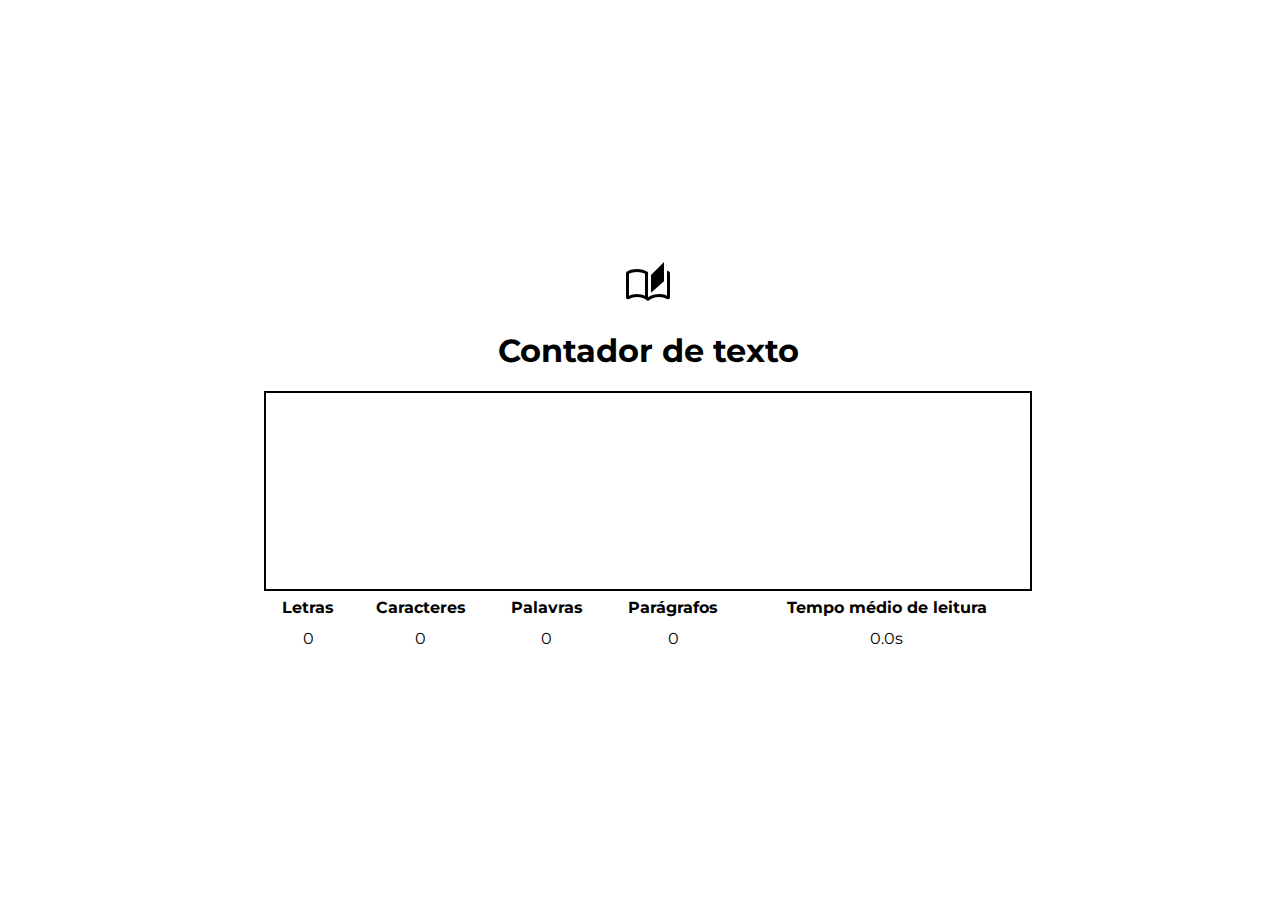
<file: Impulse Javascript/Contador-de-texto/index.html>
<!DOCTYPE html>
<html lang="pt-BR">
    <head>
        <meta charset="utf-8">
        <meta name="viewport" content="width= device-width, initial-scale= 1.0">
        <link rel="stylesheet" href="css\style.css">
        <link rel="preconnect" href="https://fonts.googleapis.com">
        <link rel="preconnect" href="https://fonts.gstatic.com" crossorigin>
        <link href="https://fonts.googleapis.com/css2?family=Montserrat:wght@500&display=swap" rel="stylesheet">
        <link rel="stylesheet" href="https://fonts.googleapis.com/css2?family=Material+Symbols+Outlined:opsz,wght,FILL,GRAD@20..48,100..700,0..1,-50..200" />
        <script src="js\script.js" defer></script>
    </head>
    <body class="flex center">
        <section class="flex center column">
            <img src="img\book.svg">
            <h1>Contador de texto</h1>
            <textarea></textarea>
            <table>
                <thead>
                    <th>Letras</th>
                    <th>Caracteres</th>
                    <th>Palavras</th>
                    <th>Parágrafos</th>
                    <th>Tempo médio de leitura</th>
                </thead>
                <tbody>
                    <tr>
                        <td id="n-letras">
                            0
                        </td>
                        <td id="n-char">
                            0
                        </td>
                        <td id="n-word">
                            0
                        </td>
                        <td id="n-paragrafo">
                            0
                        </td>
                        <td id="n-tempo">
                            0.0s
                        </td>
                    </tr>
                </tbody>
            </table>
        </section>
    </body>
</html>
</file>
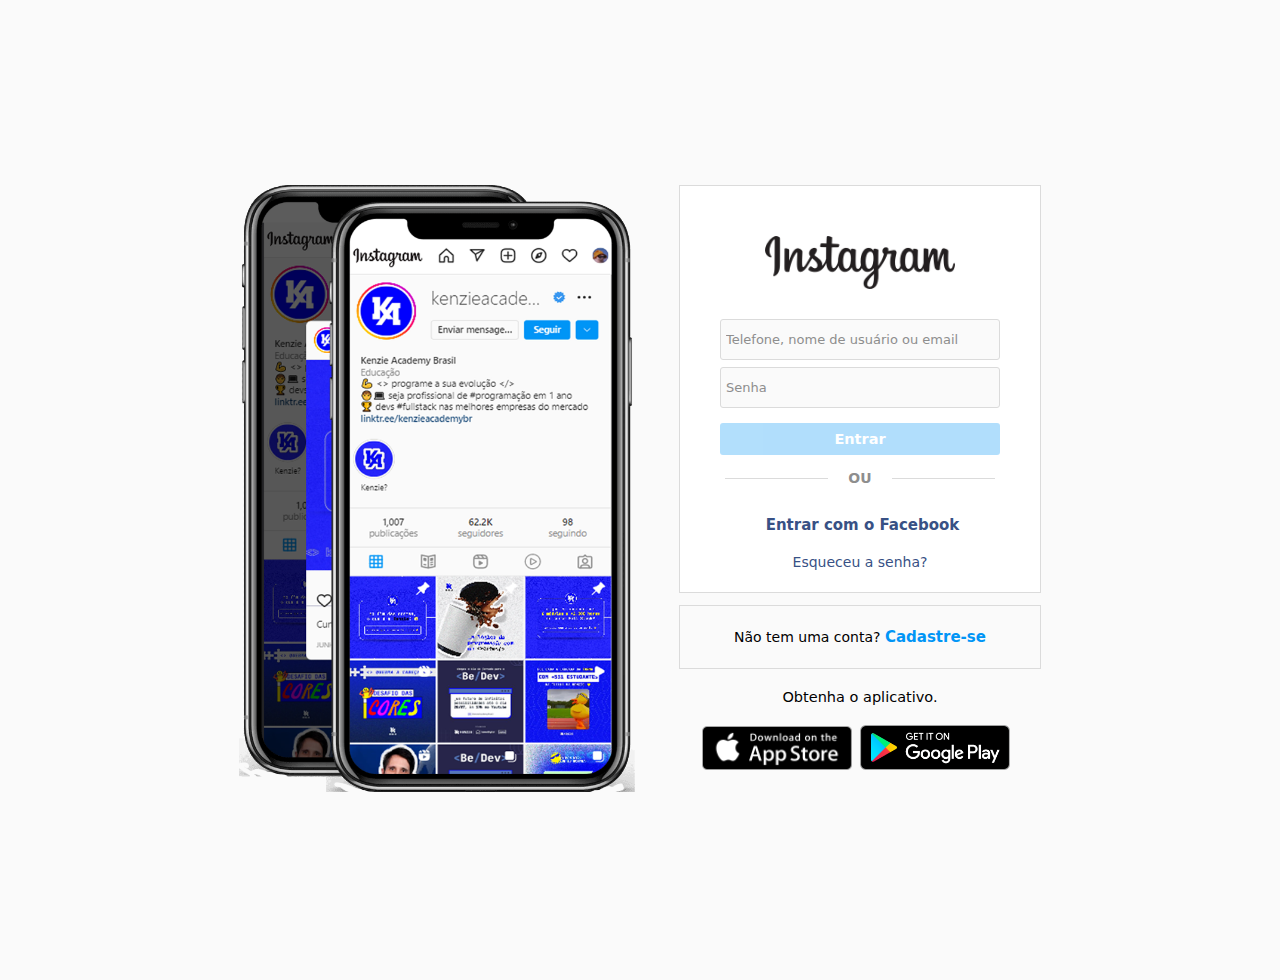
<file: Impulse Javascript/instagram-page/index.html>
<!DOCTYPE html>
<html lang="pt-BR">
    <head>
        <meta charset="UTF-8">
        <meta name="viewport" content="width=device-width, initial-scale=1.0">
        <meta http-equiv="X-UA-Compatible" content="IE=edge">
        <meta name="description" content="Create an account or log in to Instagram - A simple, fun & creative way to capture, edit & share photos, videos & messages with friends & family.">
        <title>Instagram</title>
        <link rel="stylesheet" href="src/css/style.css">
        <script src="src/js/script.js" defer></script>
    </head>
    <body class="flex center">
        <div class="flex">
            <aside id="div-cel__photos">
                <img class="cel-transicao" src="src/img/kezie-post-cel.png" alt="celular com prints do instagram sendo alternados suavemente">
                <img class="cel-transicao" src="src/img/kenzie-photos.png" alt="celular com prints do instagram sendo alternados suavemente">
                <img class="cel-transicao" src="src/img/kenzie.png" alt="celular com prints do instagram sendo alternados suavemente">
            </aside>
            <main>
                <section id="div-login">
                    <img id="logo" src="src/img/logo.png" alt="logo do instagram, palavra 'instagram' escrito em letra cursiva">
                    <form>
                        <input type="text" placeholder="Telefone, nome de usuário ou email" name="login" required="true">
                        <input type="password" placeholder="Senha" name="password" required="true">
                        <button type="submit">Entrar</button>
                    </form>
                    <span id="divider">ou</span>
                    <div id="under-form">
                        <ul>
                            <li><a href="" id="facebook">Entrar com o Facebook</a></li>
                            <li><a href="https://www.instagram.com/accounts/password/reset/">Esqueceu a senha?</a></li>
                        </ul>
                    </div>
                </section>
                <section id="sign-up">
                    <span>Não tem uma conta? <a href="https://www.instagram.com/accounts/emailsignup/">Cadastre-se</a></span>
                </section>
                <aside id="aside-download">
                    <span>Obtenha o aplicativo.</span>
                    <ul class="flex center">
                        <li>
                            <a href="https://itunes.apple.com/app/instagram/id389801252?pt=428156&ct=igweb.loginPage.badge&mt=8&vt=lo">
                                <img src="src/img/app-store.png" alt="imagem com ícone da apple, uma maçã, e texto: 'baixar na app store'">
                            </a>
                        </li>
                        <li>
                            <a href="https://play.google.com/store/apps/details?id=com.instagram.android&referrer=utm_source%3Dinstagramweb%26utm_campaign%3DloginPage%26ig_mid%3DFDD87C07-FACC-4933-BE5B-2500E3CBF3C0%26utm_content%3Dlo%26utm_medium%3Dbadge">
                                <img src="src/img/google-play.png" alt="imagem com ícone da google play, uma seta multicolorida apontando pra direita, e com texto: 'disponível no google play'">
                            </a>
                        </li>
                    </ul>
                </aside>
            </main>
        </div>
    </body>
</html>
</file>
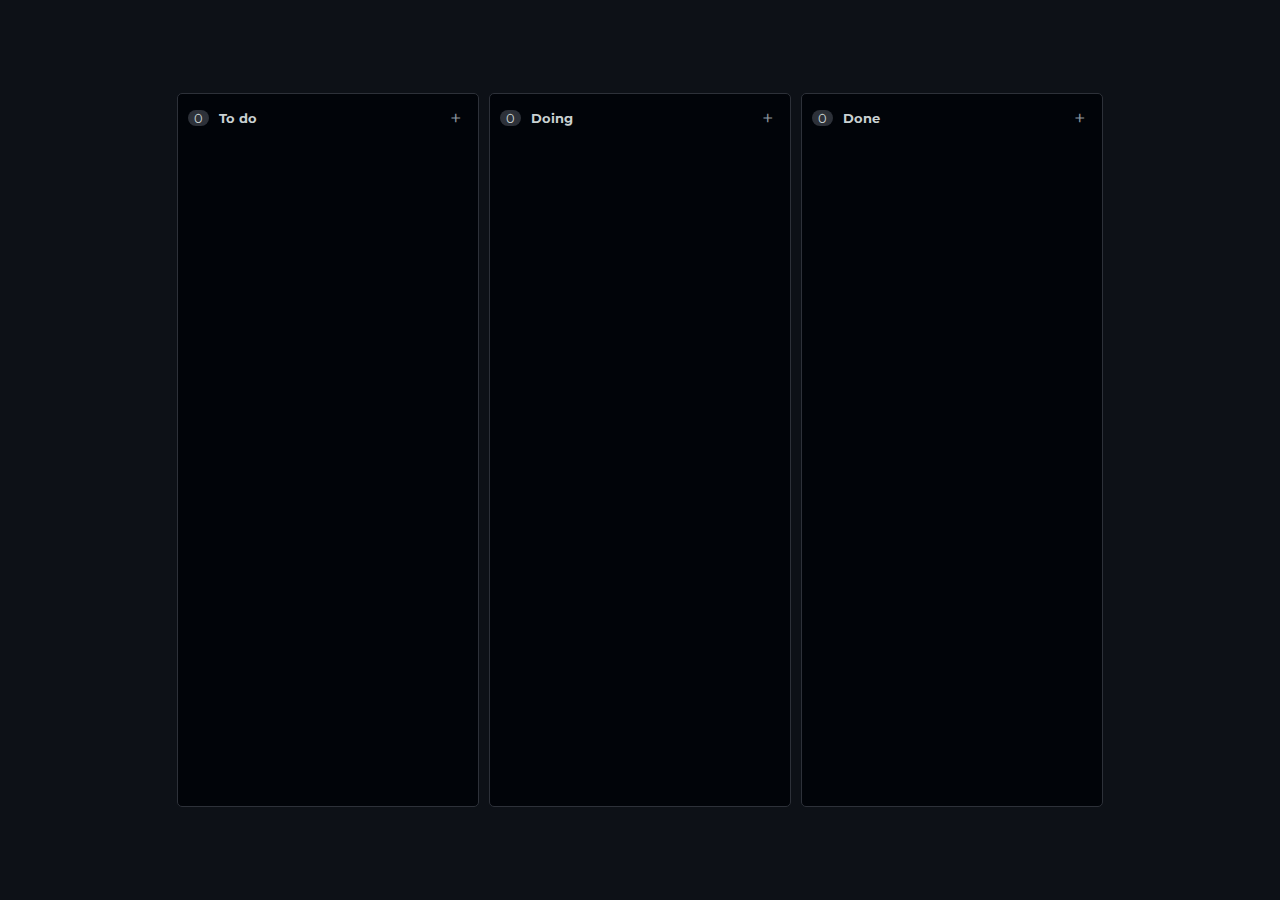
<file: Impulse Javascript/Kanban/index.html>
<!DOCTYPE html>
<html lang="pt-BR">
    <head>
        <meta charset="utf-8">
        <meta name="viewport" content="width=device-width, initial-scale=1.0">
        <meta name="icon">
        <meta name="description">
        <title>Kanban</title>
        <link rel="stylesheet" href="css/styles.css">
        
    </head>
    <body class="d-flex j-center a-center">

        <article class="coluna">
            <div class="pd">
                <nav >
                    <div class="d-flex between">
                        <div class="d-flex around a-center">
                            <p class="counter bg-cinza">
                                0
                            </p>
                          <h2>To do</h2>
                        </div>
                        <div class="d-flex a-center ">
                          <button class="b-expand-input">+</button>
                        </div>
                    </div>
                    <div class="div-add d-none">
                        <textarea></textarea>
                        <div class="d-flex botoes-texto">
                          <button class="b-add-task">Adicionar</button>
                          <button class="b-cancel">Cancelar</button>
                        </div>
                    </div>
                </nav>
                <section class="section-tasks">
                </section>
            </div>
        </article>

        <article class="coluna">
            <div class="pd">
                <nav >
                    <div class="d-flex between">
                        <div class="d-flex around a-center">
                          <p class="counter bg-cinza">
                            0
                          </p>
                          <h2>Doing</h2>
                        </div>
                        <div class="d-flex a-center ">
                          <button class="b-expand-input">+</button>
                        </div>
                    </div>
                    <div class="div-add d-none">
                        <textarea></textarea>
                        <div class="d-flex botoes-texto">
                          <button class="b-add-task">Adicionar</button>
                          <button class="b-cancel">Cancelar</button>
                        </div>
                    </div>
                </nav>
                <section class="section-tasks">
                </section>
            </div>
        </article>

        <article class="coluna">
            <div class="pd">
                <nav >
                    <div class="d-flex between">
                        <div class="d-flex around a-center">
                          <p class="counter bg-cinza">
                            0
                          </p>
                          <h2>Done</h2>
                        </div>
                        <div class="d-flex a-center ">
                          <button class="b-expand-input">+</button>
                        </div>
                    </div>
                    <div class="div-add d-none">
                        <textarea></textarea>
                        <div class="d-flex botoes-texto">
                          <button class="b-add-task">Adicionar</button>
                          <button class="b-cancel">Cancelar</button>
                        </div>
                    </div>
                </nav>
                <section class="section-tasks">
                </section>
            </div>
        </article>

        <script src="js\scripts.js"></script>
    </body>
</html>
</file>
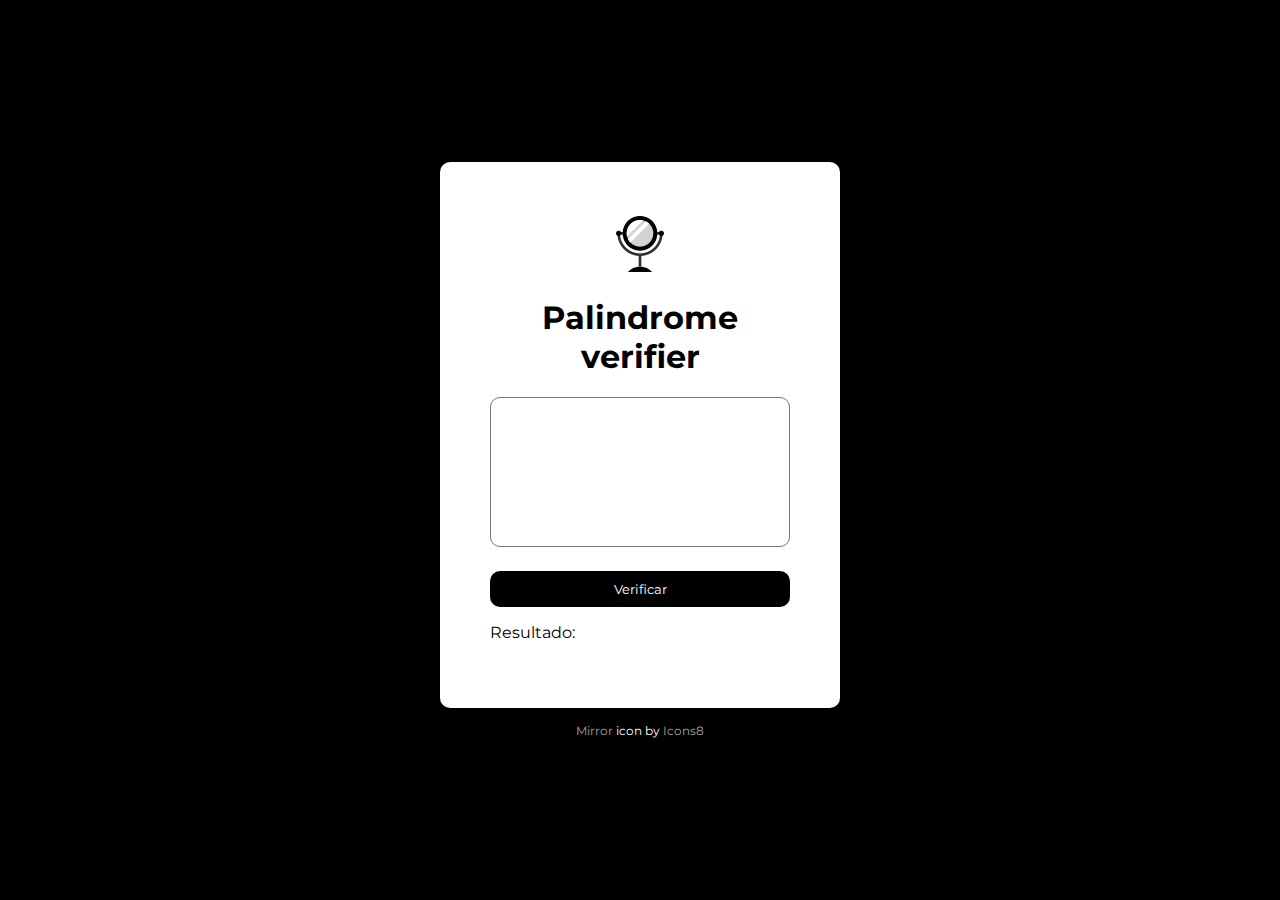
<file: Impulse Javascript/palindromo/index.html>
<!DOCTYPE html>
<html lang="pt-BR">
    <head>
        <meta charset="UTF-8">
        <meta name="viewport" content="width=device-width, initial-sclae=1.0">
        <meta http-equiv="X-UA-Compatible" contnet="IE=edge">
        <title>Palíndromo</title>
        <link rel="stylesheet" href="src/css/style.css">
        <link rel="icon" href="src/img/logo.png">
        <script src="src/js/script.js" defer></script>
    </head>
    <body>
        <div class="container">
            <header>
                <img src="src/img/logo.png" alt="ícone de um espelho">
                <h1>Palindrome<br>verifier</h1>
            </header>
            <main>
                <form>
                    <textarea name="palindromo"  required></textarea>
                    <button>Verificar</button>
                    <p id="resultado">Resultado: </p>
                </form>
            </main>
        </div>
        <footer>
            <small>
                <a target="_blank" href="https://icons8.com/icon/18166/mirror">Mirror</a> icon by <a target="_blank" href="https://icons8.com">Icons8</a>
            </small>
        </footer>
    </body>
</html>
</file>
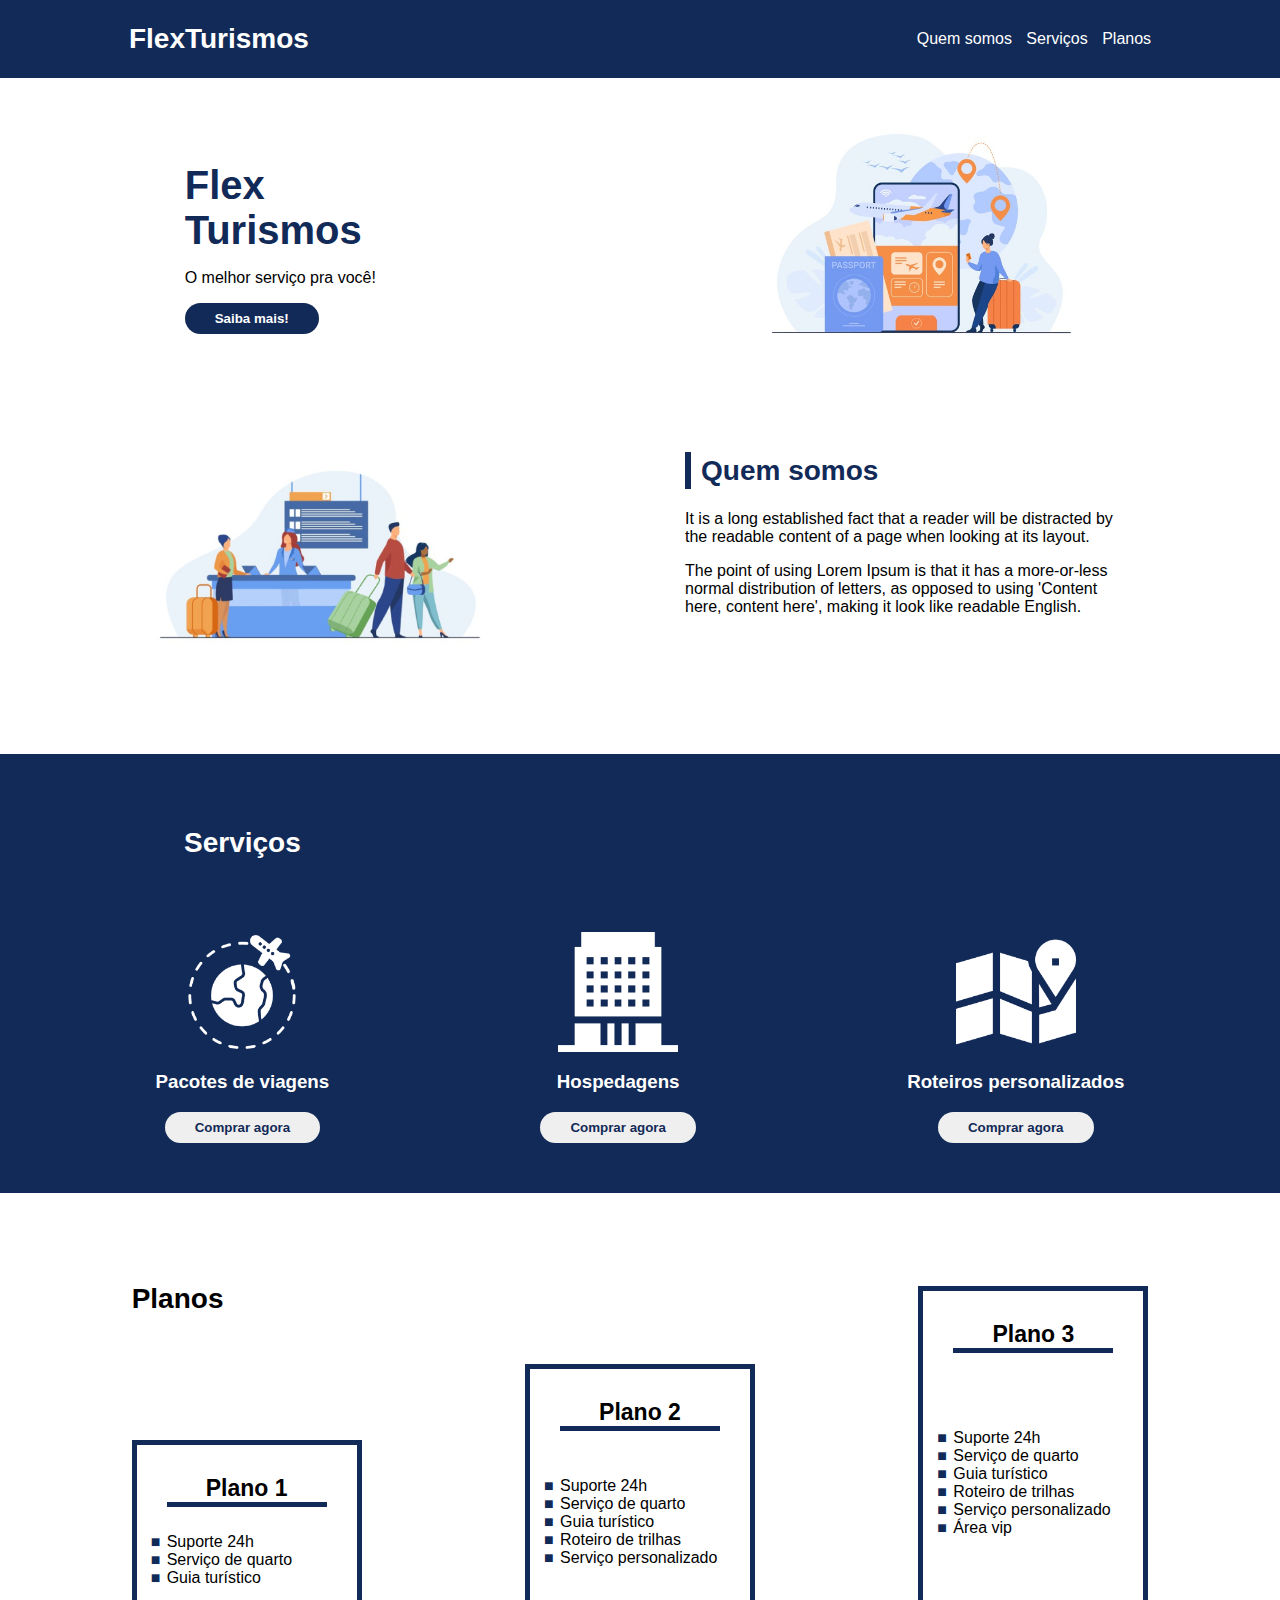
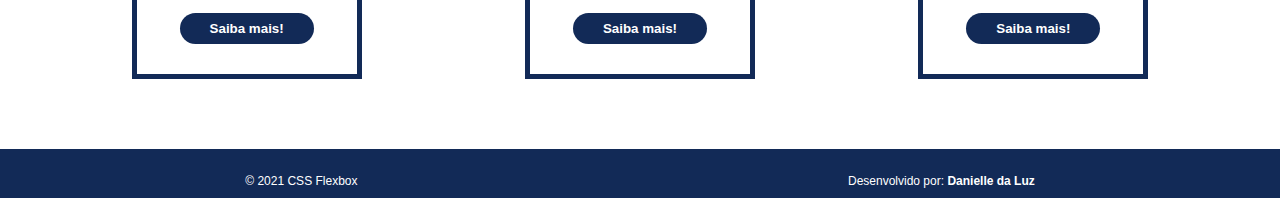
<file: Impulse Javascript/Projeto-flexbox/index.html>
<!DOOCTYPE html>
<html lang="pt-BR">
    <head>
        <title>FlexTurismos</title>
        <meta charset="utf-8">
        <meta name="viewport" content="width=device-width, initial-scale=1">
        <link rel="stylesheet" href="css\style.css">
    </head>
    <body>
        <header class="d-flex bg-blue jc-space-around ai-center">
            <div class="d-flex div-button-hamburguer ai-center">
                <h2 class="c-white">FlexTurismos</h2>
                <div class="button-hamburguer">
                    <div> </div>
                    <div> </div>
                    <div> </div>
                </div>
            </div>
            <nav class="nav-links">
                <ul>
                    <li>
                        <a href="#quem-somos">Quem somos</a>
                    </li>
                    <li>
                        <a href="#servicos">Serviços</a>
                    </li>
                    <li>
                        <a href="#planos">Planos</a>
                    </li>
                </ul>
            </nav>
        </header>

        <main>
            <section class="d-flex jc-space-around ai-center wrap">
                <div class="or-2 texto-section-1">
                    <h1 class="c-azul">Flex<br>Turismos</h1>
                    <p>O melhor serviço pra você!</p>
                    <button class="bg-blue c-white">Saiba mais!</button>
                </div>
                <img class="or-1 h-img" src="img\viagem.png" alt="ilustração com desenhos relativos a viagem">
            </section>

            <section class="mg-top d-flex jc-space-around wrap pd-50" id="quem-somos">
                <img class="h-img" src="img\aeroporto.png" alt="ilustração de recepção de um aeroporto">
                <div class="texto-section-2">
                    <h2 class="c-azul"> <span class="traco-titulo"></span>Quem somos</h2>
                    <p>
                        It is a long established fact that a reader will be distracted by the readable content of a page when looking at its layout.
                    </p>
                    <p>
                        The point of using Lorem Ipsum is that it has a more-or-less normal distribution of letters, as opposed to using 'Content here, content here', making it look like readable English.
                    </p>
                </div>
            </section>

            <section class="bg-blue pd-50 mg-top c-white" id="servicos">
                <div class="d-flex jc-space-around ai-end wrap">
                    <div class="tx-center">
                        <h2>Serviços</h2>
                        <img class="icon pd-top" src="img\aviao-mundo.png" alt="ilustração de avião circulando o mundo">
                        <h3>Pacotes de viagens</h3>
                        <button class="c-azul">Comprar agora</button>
                    </div>
                    <div class="tx-center pd-top">
                        <img class="icon" src="img\hotel.png" alt="ilustração de hotel">
                        <h3>Hospedagens</h3>
                        <button class="c-azul">Comprar agora</button>
                    </div>
                    <div class="tx-center pd-top">
                        <img class="icon" src="img\mapa.png" alt="ilustração de mapa">
                        <h3>Roteiros personalizados</h3>
                        <button class="c-azul">Comprar agora</button>
                    </div>
                </div>
            </section>

            <section class="pd-50" id="planos">
                <section class="d-flex jc-space-around ai-end cards-planos">
                    <div class="card-plano-1">
                        <h2 class="titulo-planos">Planos</h2>
                        <article>
                            <h3 class="tx-center">Plano 1</h3>
                            <ul class="ul-plano-1">
                                <li>Suporte 24h</li>
                                <li>Serviço de quarto</li>
                                <li>Guia turístico</li>
                            </ul>
                            <button class="bg-blue c-white">Saiba mais!</button>
                        </article>
                    </div>
                    <article>
                        <h3 class="tx-center">Plano 2</h3>
                        <ul class="ul-plano-2">
                            <li>Suporte 24h</li>
                            <li>Serviço de quarto</li>
                            <li>Guia turístico</li>
                            <li>Roteiro de trilhas</li>
                            <li>Serviço personalizado</li>
                        </ul>
                        <button class="bg-blue c-white">Saiba mais!</button>
                    </article>
                    <article>
                        <h3 class="tx-center">Plano 3</h3>
                        <ul class="ul-plano-3">
                            <li>Suporte 24h</li>
                            <li>Serviço de quarto</li>
                            <li>Guia turístico</li>
                            <li>Roteiro de trilhas</li>
                            <li>Serviço personalizado</li>
                            <li>Área vip</li>
                        </ul>
                        <button class="bg-blue c-white">Saiba mais!</button>
                    </article>
                </section>
            </section>
        </main>

        <footer class="bg-blue c-white d-flex jc-space-around">
            <p>&#169 2021 CSS Flexbox</p>
            <p>Desenvolvido por: <b>Danielle da Luz</b></p>
        </footer>
        <script src="js\script.js"></script>
    </body>
</html>
</file>
<file: Impulse Javascript/instagram-page/src/css/style.css>
:root {
    --azul-claro: rgb(0, 149, 246);
    --azul-escuro: rgb(56, 81, 133);
    --cinza: rgb(219, 219, 219);
    --cinza-escuro: rgb(142, 142, 142);
    font-family: -apple-system, system-ui, BlinkMacSystemFont, 'Segoe UI', Roboto, Oxygen, Ubuntu, Cantarell, 'Open Sans', 'Helvetica Neue', sans-serif;
    font-size: 14px;
}

* {
    font-family:  -apple-system, system-ui, BlinkMacSystemFont, 'Segoe UI', Roboto, Oxygen, Ubuntu, Cantarell, 'Open Sans', 'Helvetica Neue', sans-serif !important;
    font-size: 14px;
}

main {
    padding-left: 30px;
}

body {
    height: 100vh;
    overflow: auto;
    margin: 0;
    margin-block: 40px;
    background-color: rgb(250, 250, 250);
}

body > div {
    align-items: flex-start;
}

.flex {
    display: flex;
}

.center {
    justify-content: center;
    align-items: center;
}

#div-login, #sign-up {
    border: 1px solid var(--cinza);
}

#div-login {
    padding-inline: 40px !important;
    padding-bottom: 8px;
    width: 280px;
    background-color: white;
}
#logo {
    padding-block: 50px 30px;
    width: 190px;
}

span, #logo {
    display: block;
    margin: 0 auto;
}


.cel-transicao {
    width: 410px;
    transition: 2s;
}

.cel-transicao {
    position: absolute;
}

.cel-transicao:nth-child(3) {
    position: relative;
}

input, #divider::before, #divider::after {
    box-sizing: border-box;
}

input {
    padding-inline: 5px;
    padding-block: 12px;
    border: 1px solid var(--cinza);
    font-size: 13px;
    box-sizing: border-box;
    color: rgb(38, 38, 38);
    background-color: rgb(250, 250, 250);
}

input, button {
    border-radius: 3px;
}

button {
    background-color: var(--azul-claro);
    border: none;
    color: white;
    font-weight: bold;
    font-size: 14.5px;
    padding-block: 8px;
    padding-inline: 6px;
    width: 100%;
    height: fit-content;
    opacity: 30%;
}

input, button {
    width: 100%;
}

input, button, #under-form a{
    display: block;
}

input:nth-of-type(2) {
    margin-block: 7px 15px;
}

input:focus {
    border: 1px solid var(--cinza-escuro) !important;
    outline: none;
}

::placeholder {
    color: var(--cinza-escuro);
}

#facebook {
    font-weight: 600;
    font-size: 15px;
    margin-bottom: 20px;
    display: flex !important;
    justify-content: center;
    align-items: center;
}

#facebook:before {
    content: url(https://img.icons8.com/fluency/25/000000/facebook.png);
    margin-right: 5px;
}

#divider {
    margin-block: 15px 30px;
    text-transform: uppercase;
    color: var(--cinza-escuro);
    font-weight: 600;
    display: flex;
    align-items: center;
    justify-content: center;
}

#divider::before, #divider::after {
    content: "";
    display: inline-block;
    background-color: var(--cinza);
    height: 1px;
}

#divider::before  {
    margin-inline: 5px 20px;
}

#divider::after {
    margin-inline: 20px 5px;
}


#divider, #divider::before, #divider::after {
    flex-grow: 1;
}

a {
    text-decoration: none;
}

ul {
    list-style-type: none;
    padding: 0;
}

#under-form a {
    color: var(--azul-escuro);
}

#sign-up {
    margin-block: 12px;
    padding: 22px 20px;
    font-size: 14.5px;
}

#sign-up a {
    color: var(--azul-claro);
    font-weight: 600;
    font-size: 15px;
}

#under-form a, #sign-up, #divider {
    text-align: center;
}

#aside-download img {
    width: 150px;
}

#aside-download img:nth-child(1) {
    margin-right: 8px;
}

#aside-download span {
    width: fit-content;
    font-size: 14.5px;
    margin-block: 20px;
}

@media (max-width: 875px){
    .cel-transicao {
        display: none;
    }
}
@media (max-width: 525px) {
    main {
        padding: 0 !important;
        width: 100%;
    }

    form {
        width: 90%;
        margin: 0 auto;
    }

    #aside-download ul {
        flex-direction: column;
    }
}

@media (max-width: 395px) {
    *:not(button) {
        background-color: white !important;
    }

    #div-login {
        padding-inline: 0 !important;
        width: 100%;
    }

    #div-login, #sign-up {
        border: none;
    }
}

@media (max-width: 215px) {
    #logo {
        width: 100%;
        padding-inline: 10px;
        box-sizing: border-box;
    }
}
</file>
<file: Impulse Javascript/Kanban/css/styles.css>
@import url("https://fonts.googleapis.com/css2?family=Montserrat:wght@500&display=swap");

:root {
  --bg-col: rgb(1, 4, 9);
  --bg-task: rgb(22, 27, 34);
  --cinza: rgb(45, 49, 57);
  --bg-body: rgb(13, 17, 23);
  --texto: rgb(201, 209, 210);
  --botao: rgb(139, 148, 158);
}

* {
  font-family: "Montserrat";
  color: var(--texto);
  font-size: 13px;
}

body {
  background-color: var(--bg-body);
  height: 100vh;
  max-height: 900px;
  box-sizing: border-box;
  overflow: hidden;
  margin: 0;
  padding: 5px;
}

body > article:nth-of-type(2) {
  margin-block: 0;
  margin-inline: 10px;
}

@media (max-width: 560px) {
  body {
    flex-direction: column !important;
  }

  .coluna:nth-child(2) {
    margin-block: 10px;
  }

  .section-tasks {
    height: 70% !important;
  }
}

@media (max-width: 310px) {
  .coluna {
    max-width: 100%;
  }
}
@media (max-width: 185px) {
  .botoes-texto {
    flex-direction: column;
  }
  .botoes-texto button {
    margin-right: 0 !important;
  }
}

button {
  background-color: transparent;
  border: none;
  color: var(--botao);
  font-size: 20px;
}

button:hover {
  cursor: pointer;
}

nav div h2 {
  margin-left: 10px;
}

nav div:nth-child(1) button:nth-child(2) {
  box-sizing: border-box;
  padding-bottom: 10px;
}

.pd {
  padding: 5px 10px;
  height: 100% !important;
}

.between {
  justify-content: space-between;
}

.j-center {
  justify-content: center !important;
}

.a-center {
  align-items: center;
}

.d-flex {
  display: flex;
}

.d-none {
  display: none;
}

.bg-cinza {
  background-color: var(--cinza);
}

.coluna {
  background-color: var(--bg-col);
  border: 1px solid var(--cinza);
  width: 300px;
  height: 80%;
  overflow: hidden;
}

.coluna > div {
  height: 400px;
}

.counter {
  border-radius: 2em;
  width: auto;
  padding: 0 6px;
  text-align: center;
  margin: 0;
}

.section-tasks {
  overflow: auto;
  height: 85%;
}

.task {
  padding-inline: 10px;
  align-items: flex-start;
  position: relative;
  margin-bottom: 5px;
}

.menu-task {
  box-shadow: 0 0 5px 0px rgb(0, 0, 0);
  position: absolute;
  right: 0;
  width: initial;
}

.task,
.menu-task,
.coluna {
  border-radius: 5px;
}

.div-menu-task {
  position: relative;
  z-index: 10;
}

.botoes-texto {
  margin-block: 2px;
}

.botoes-texto button:hover {
  opacity: 50%;
}

.botoes-texto button {
  flex-shrink: 1;
  font-size: 13px;
  width: auto;
  transition: 300ms;
}

textarea {
  padding: 0;
  height: 70px;
  background-color: var(--bg-body);
  outline: none;
  box-sizing: border-box;
  padding: 5px;
}

textarea:focus {
  border-color: rgb(88, 166, 255);
}

textarea, nav .botoes-texto {
  width: 100%;
}

textarea,
.botoes-texto {
  border-radius: 5px;
  resize: none;
}

nav .botoes-texto button {
  height: fit-content;
  flex-grow: 1;
  padding-block: 5px;
  background-color: rgb(19, 69, 145);
  border: 1px solid rgb(41, 86, 156);
  color: var(--texto);
  margin-bottom: 5px;
  border-radius: 5px;
}

nav .botoes-texto button:nth-child(1) {
  margin-right: 5px;
}

.task,
.menu-task,
textarea {
  border: 1px solid rgb(85, 85, 85);
}

.menu-task button {
  display: block;
  padding-block: 8px;
  margin: 0 !important;
}

#div-menu-task {
  position: relative;
}

hr {
  border: 1px solid rgb(85, 85, 85);
  font-size: 1px;
  background-color: transparent;
  outline: none;
}
</file>
<file: Impulse Javascript/palindromo/src/css/style.css>
@import url('https://fonts.googleapis.com/css2?family=Montserrat&display=swap');

* {
    font-family: Montserrat !important;
}

body, img {
    display: flex;
}

img {
    margin: 0 auto;
}

body {
    height: 100vh;
    flex-direction: column;
    justify-content: center;
    align-items: center;
    background-color: black;
    margin: 0;
    overflow: auto;
}

.container {
    background-color: white;
    padding: 50px 50px;
}

h1 {
    text-align: center;
}

main {
    width: 300px;
}

textarea {
    resize: none;
    width: 100%;
    height: 150px;
    padding: 10px 5px 2px 10px;
    box-sizing: border-box;
}

textarea, button, form {
    width: 100%;
}

button {
    display: block;
    padding-block: 10px;
    margin: 20px auto 0;
    background-color: black;
    color: white;
    border: none;
    cursor: pointer;
}

button:hover, a:hover {
    opacity: 70%;
}

textarea, button, .container {
    border-radius: 10px;
}

a {
    text-decoration: none;
    color: rgb(160, 160, 160);
}

a:visited {
    color: rgb(160, 160, 160);
}

small {
    text-align: center;
    display: block;
    color: white;
    margin-top: 15px;
    font-size: 12px;
}

.nao-palindromo {
    color: rgb(216, 60, 60);
}

.sim-palindromo {
    color: rgb(77, 211, 77);
}

@media (max-width: 430px) {
    body {
        background-color: white;
    }
}

@media (max-width: 320px) {
    main {
        width: 100%;
    }
}

@media (max-width: 218px) {
    h1 {
        font-size: 15vw;
    }
}
</file>
